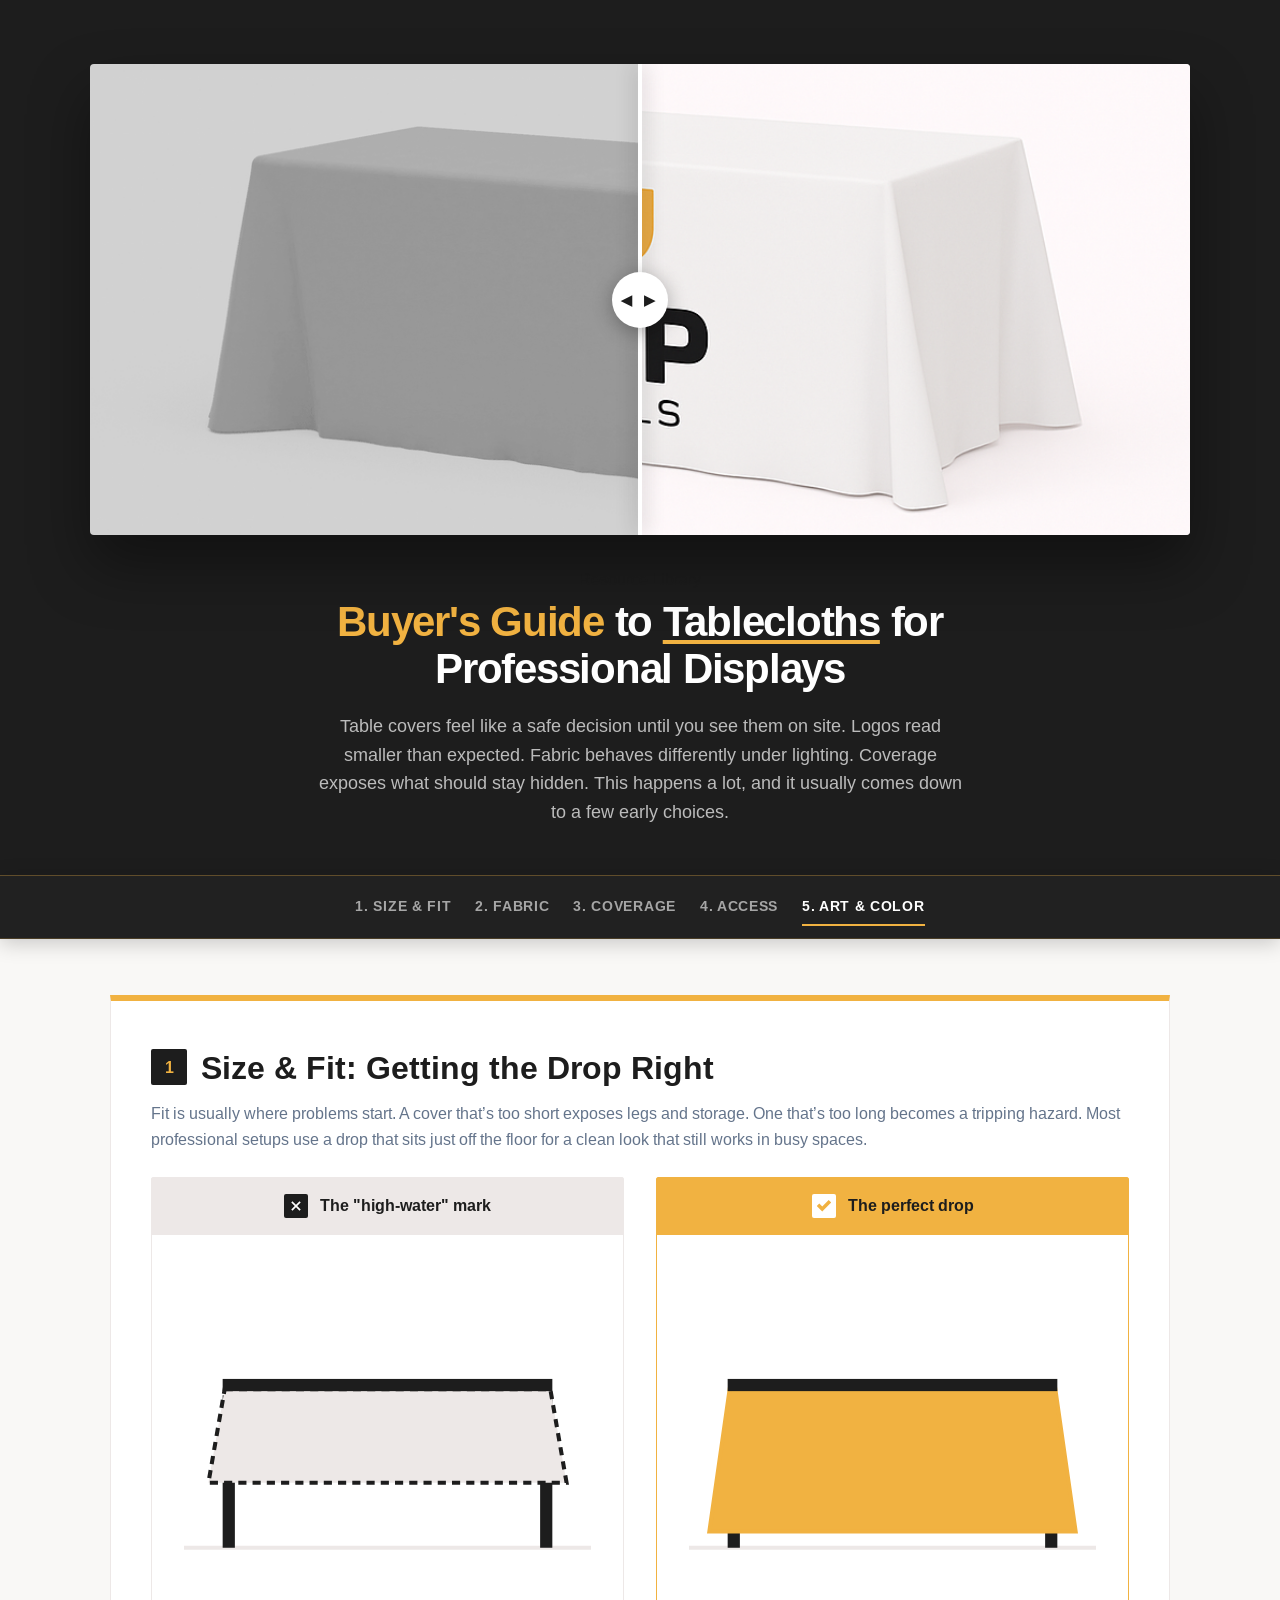
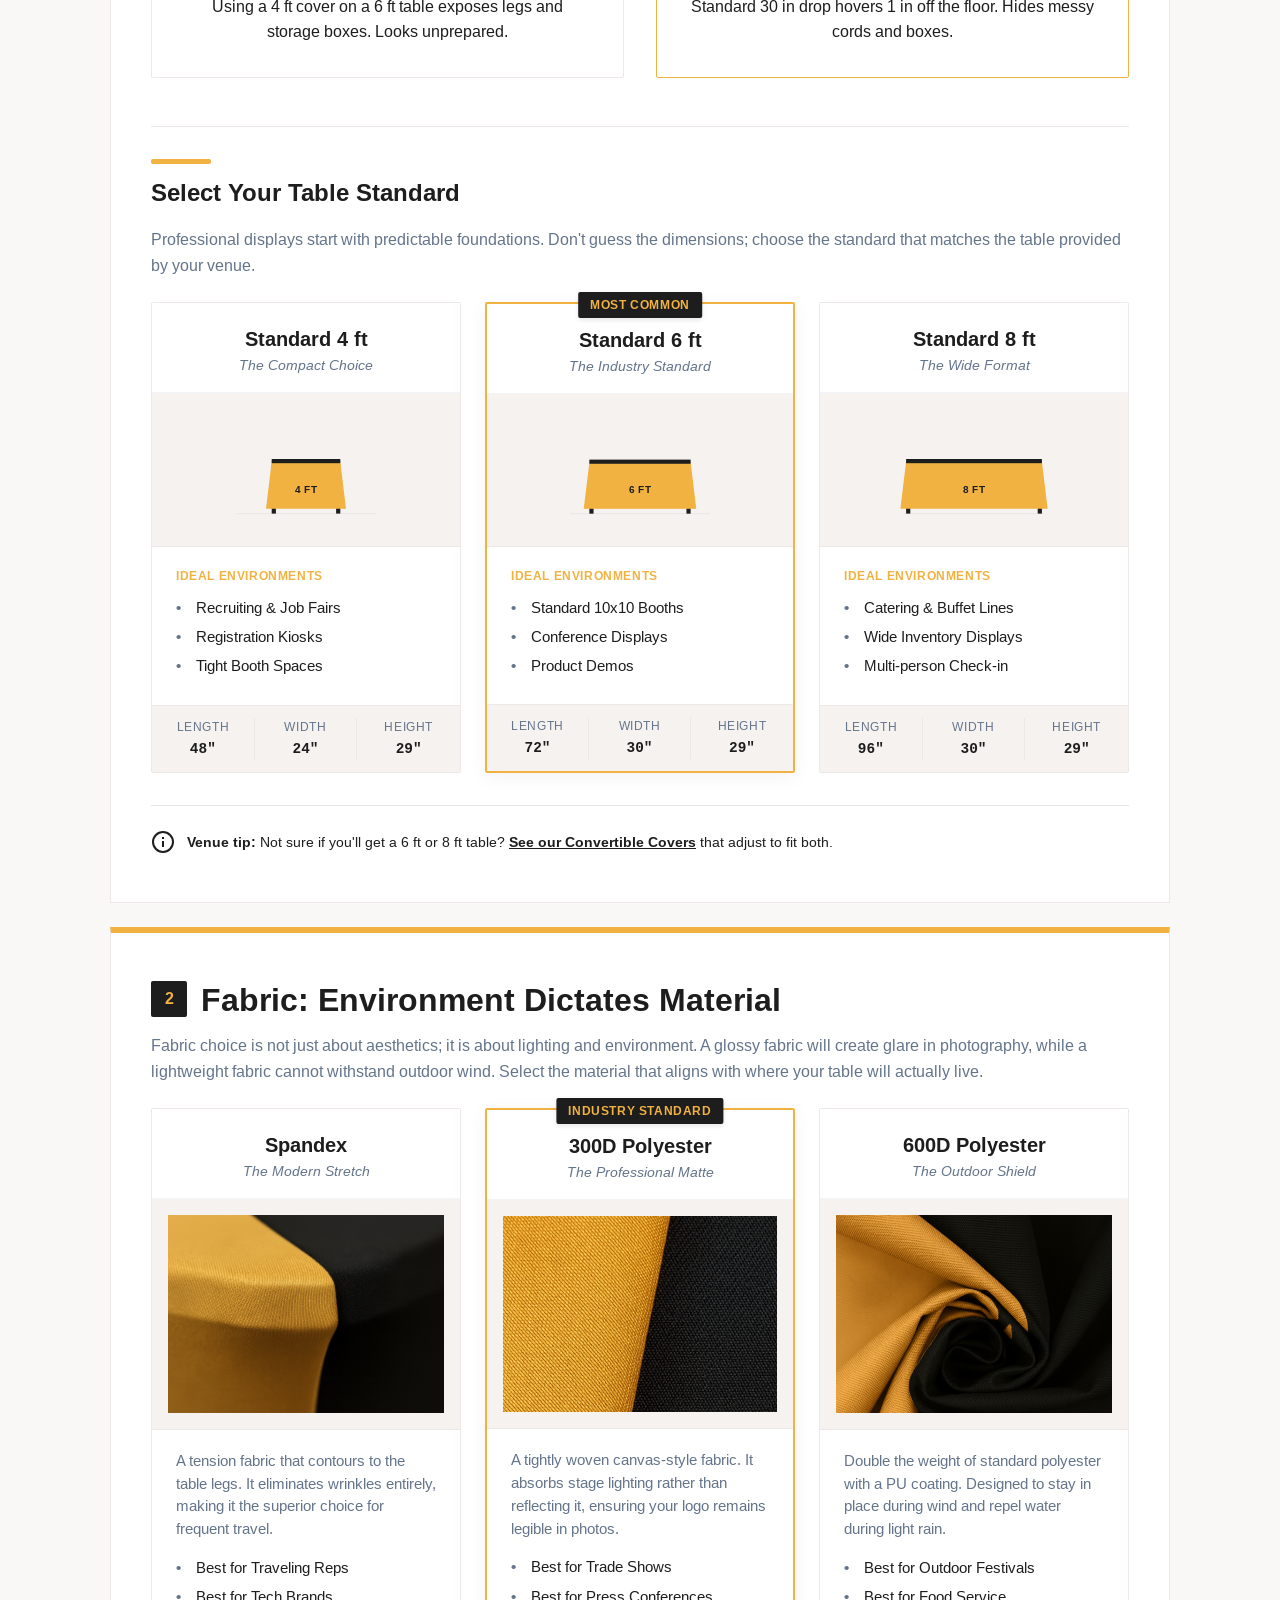
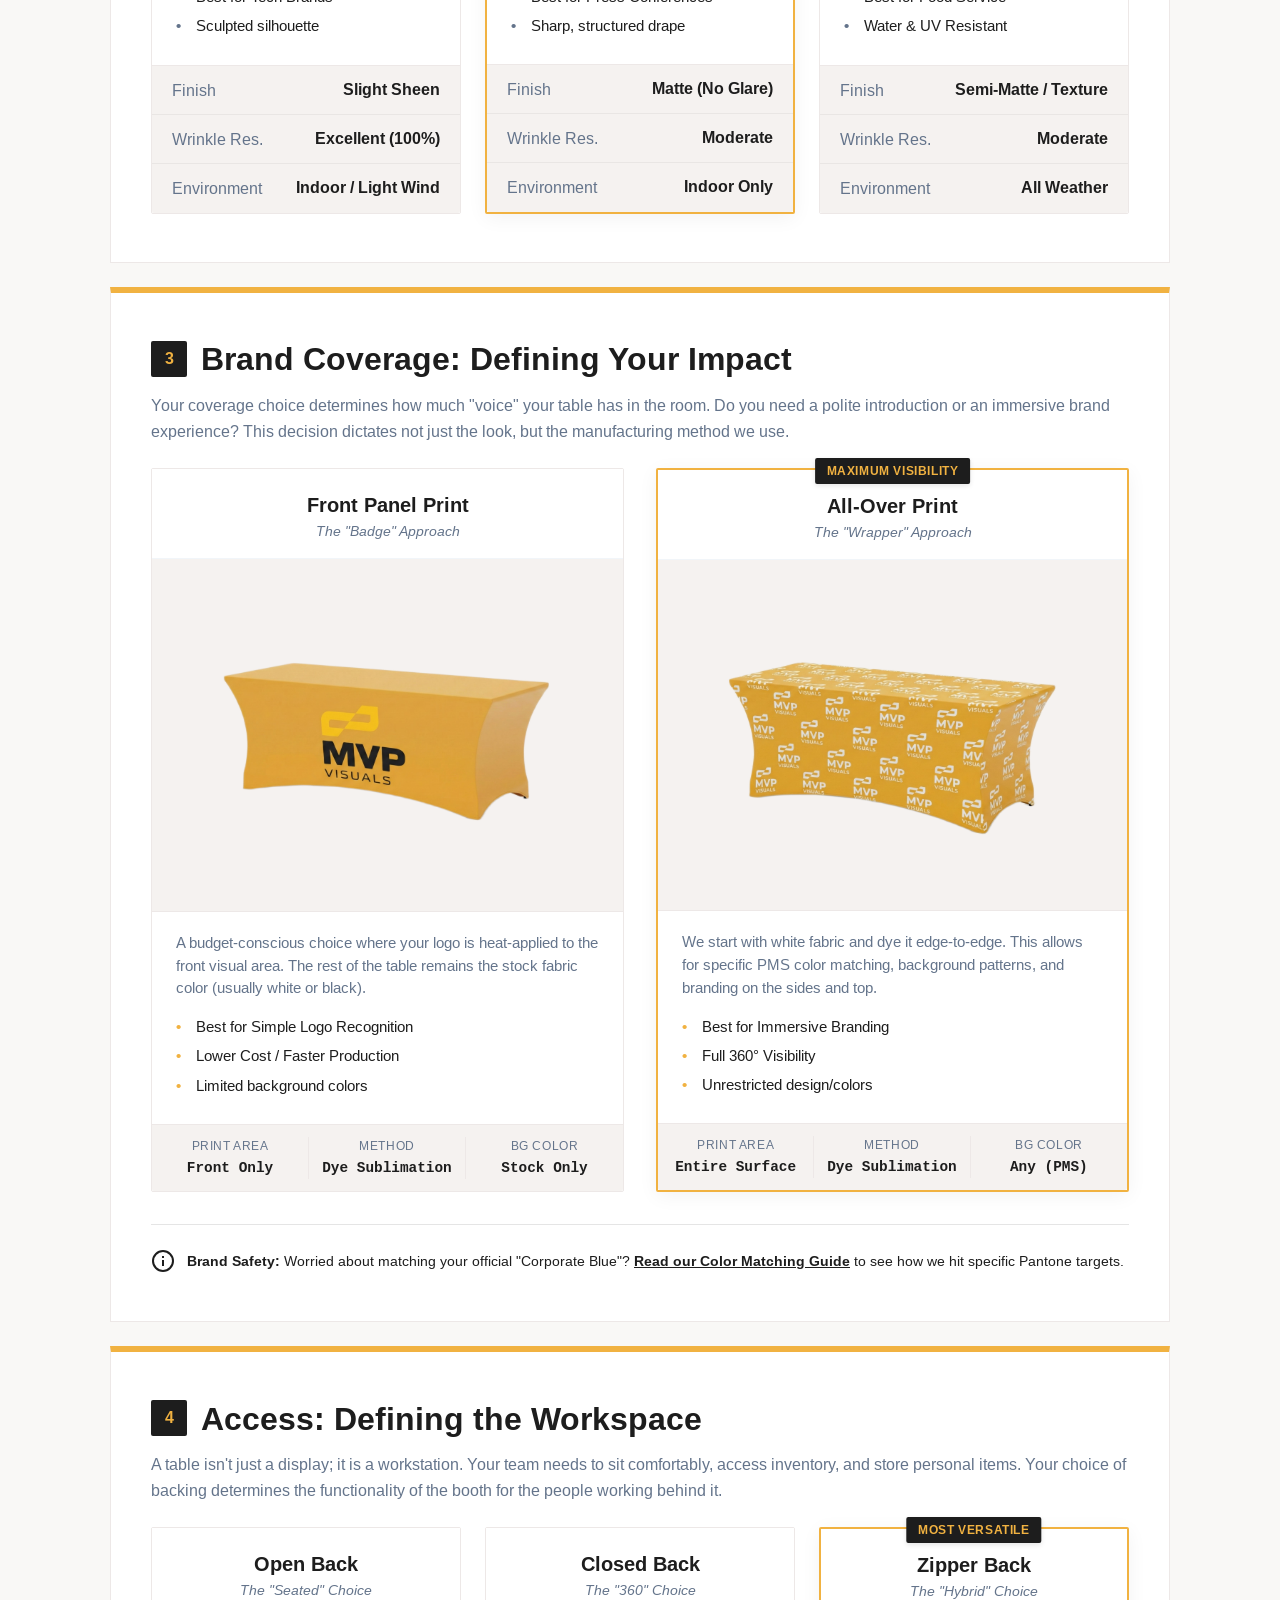
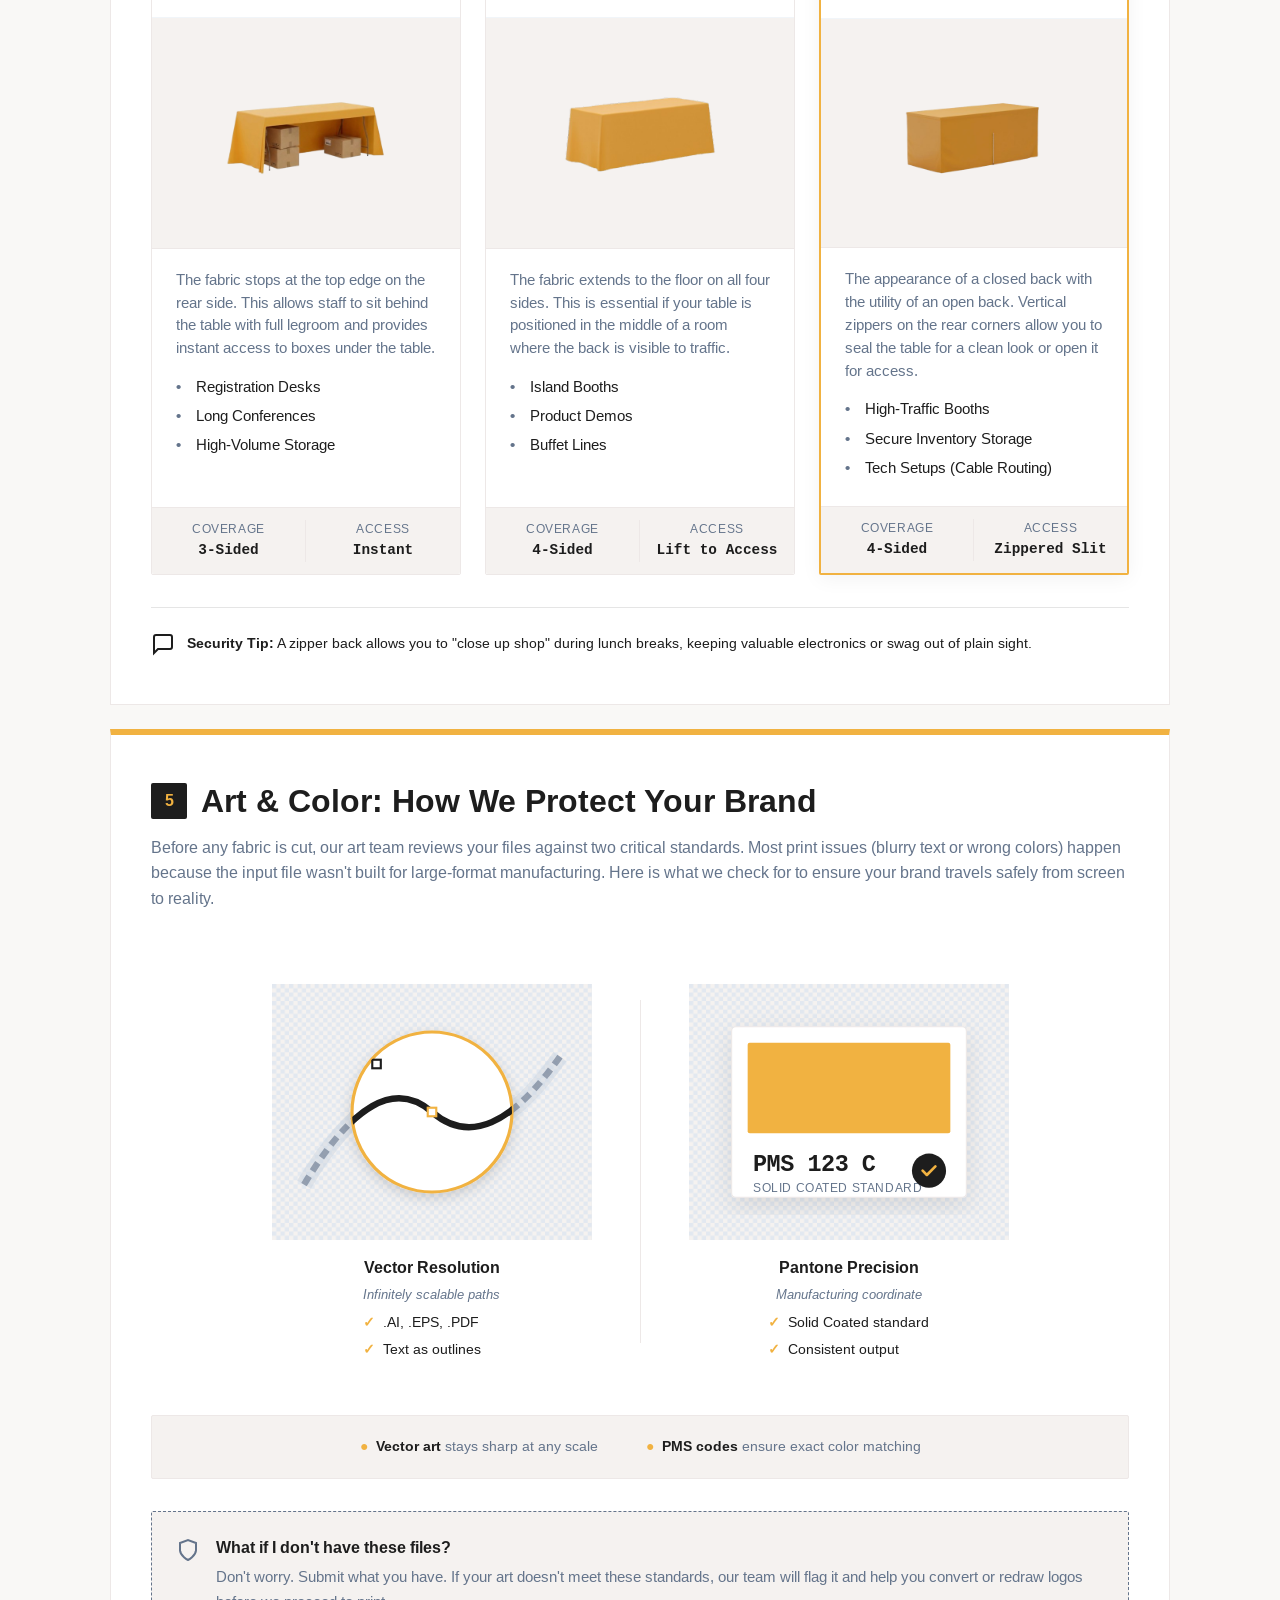
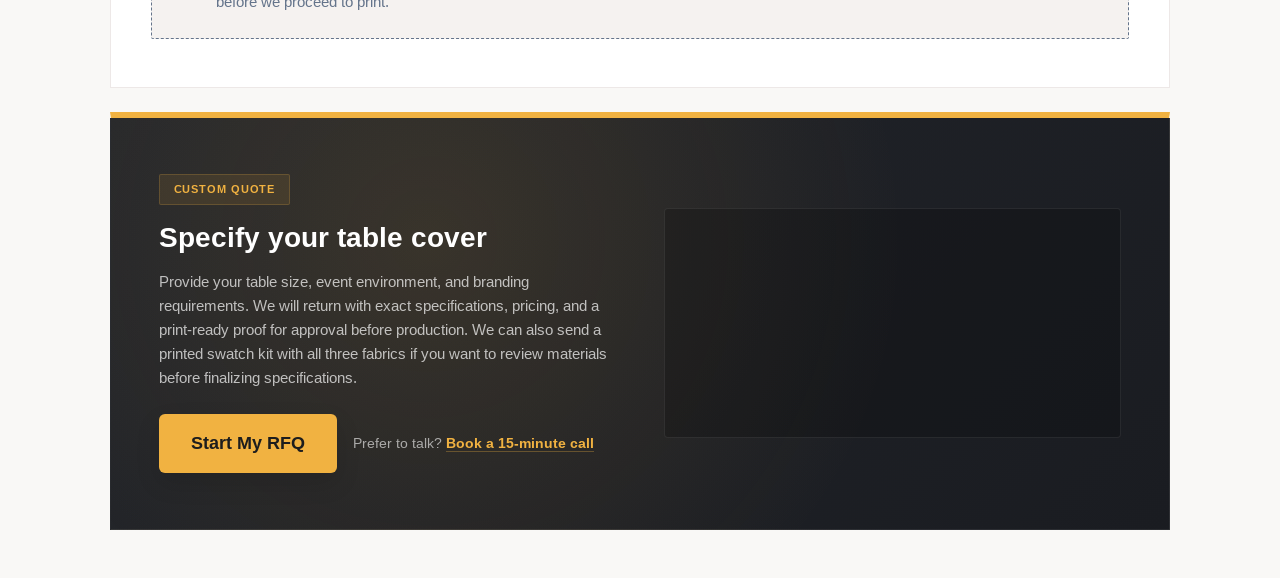
<file: buyers-guide-tablecloth/index.html>
<!DOCTYPE html>
<html lang="en">
<head>
    <meta charset="UTF-8">
    <meta name="viewport" content="width=device-width, initial-scale=1.0">
    <title>The Definitive Buyer’s Guide: Rectangular Table Covers</title>
    <meta name="description" content="A professional buyer's guide for custom table covers. Compare fabrics, sizes, and fitting options for trade shows and events.">
    
    <link rel="preconnect" href="https://fonts.googleapis.com">
    <link rel="preconnect" href="https://fonts.gstatic.com" crossorigin>
    <link href="https://fonts.googleapis.com/css2?family=Arimo:wght@400;500;700&display=swap" rel="stylesheet">
    <style>
        :root {
            --brand-black: #1D1D1D;
            --brand-white: #FFFFFF;
            --brand-gold: #F1B241;
            --brand-neutral: #EDE8E7;
            --brand-muted: #64748B;
            --technical-bg: #F5F2F0;
            
            /* Motion Discipline System */
            --motion-duration: 150ms;
            --motion-easing: cubic-bezier(0.25, 0, 0.5, 1);
        }

        html { 
            font-size: 16px;
        }

        * { box-sizing: border-box; }

        body {
            margin: 0;
            font-family: 'Arimo', sans-serif;
            color: var(--brand-black);
            background: #F9F8F6;
            line-height: 1.5;
            padding: 0; 
            padding-bottom: 3rem; 
            overflow-x: clip; 
        }

        .page {
            max-width: 1100px;
            margin: 0 auto;
            display: flex;
            flex-direction: column;
            gap: 1.5rem;
            padding: 0 1.25rem; 
        }

        /* --- SCROLL OFFSET FIX --- */
        section[id] {
            scroll-margin-top: 120px; 
        }

        /* --- UNIFIED CARD STYLES --- */
        .section-card {
            background: var(--brand-white);
            border: 1px solid var(--brand-neutral);
            border-top: 6px solid var(--brand-gold);
            padding: 3rem 2.5rem;
        }

        /* --- 1. FULL WIDTH HERO --- */
        header.hero {
            background: var(--brand-black); /* Kept solid black per instruction */
            
            /* LAYOUT: Break out of container */
            width: 100vw;
            margin-left: calc(50% - 50vw);
            margin-right: calc(50% - 50vw);
            
            padding: 4rem 1.25rem 3rem;
            border: none; 
            margin-bottom: 0;
            display: flex;
            flex-direction: column;
            align-items: center;
            z-index: 2;
            overflow: hidden; 
        }

        header.hero h1 {
            font-size: 42px;
            line-height: 1.1;
            margin: 0.5rem 0 1.25rem;
            letter-spacing: -0.03em;
            color: var(--brand-white);
        }

        /* --- 2. CINEMATIC SLIDER --- */
        .comparison-slider {
            position: relative;
            width: 100%;
            max-width: 1100px;
            aspect-ratio: 21 / 9; 
            overflow: hidden;
            border-radius: 4px;
            cursor: ew-resize;
            user-select: none;
            box-shadow: 0 30px 60px rgba(0,0,0,0.4);
            margin-left: auto;
            margin-right: auto;
            order: 1; 
            margin-bottom: 2rem;
        }

        .comparison-slider img {
            position: absolute;
            top: 0;
            left: 0;
            width: 100%;
            height: 100%;
            object-fit: cover;
            pointer-events: none;
        }

        .comparison-slider .img-before {
            filter: grayscale(100%) brightness(0.9);
            z-index: 1;
            background: var(--brand-black);
        }

        .comparison-slider .img-after {
            z-index: 2;
            clip-path: inset(0 0 0 50%);
            background: var(--technical-bg);
        }

        .slider-handle {
            position: absolute;
            top: 0;
            bottom: 0;
            left: 50%;
            width: 4px;
            background: var(--brand-white);
            z-index: 10;
            transform: translateX(-50%);
            box-shadow: 0 0 20px rgba(0,0,0,0.4);
        }

        .slider-handle::before {
            content: '';
            position: absolute;
            top: 50%;
            left: 50%;
            transform: translate(-50%, -50%);
            width: 56px;
            height: 56px;
            background: var(--brand-white);
            border-radius: 50%;
            box-shadow: 0 4px 20px rgba(0,0,0,0.3);
        }

        .slider-handle::after {
            content: '◀ ▶';
            position: absolute;
            top: 50%;
            left: 50%;
            transform: translate(-50%, -50%);
            font-size: 14px;
            font-weight: 700;
            color: var(--brand-black);
            letter-spacing: 4px;
            white-space: nowrap;
            z-index: 11;
        }

        /* --- 3. HERO TEXT --- */
        .hero-content {
            text-align: center;
            max-width: 800px;
            margin: 0 auto;
            order: 2;
        }

        .hero-narrative {
            margin: 0 auto;
            color: rgba(255, 255, 255, 0.7);
            font-size: 18px;
            line-height: 1.6;
            max-width: 650px;
        }

        /* --- TYPOGRAPHY & UTILS --- */
        h2 {
            font-size: 32px;
            font-weight: 700;
            line-height: 1.1;
            display: flex;
            align-items: center;
            gap: 0.85rem;
            margin: 0 0 1rem;
        }

        .step-num {
            background: var(--brand-black);
            color: var(--brand-gold);
            width: 36px;
            height: 36px;
            border-radius: 2px;
            display: flex;
            align-items: center;
            justify-content: center;
            font-weight: 700;
            font-size: 16px;
            flex-shrink: 0;
        }

        p { color: var(--brand-muted); margin: 0 0 1.5rem; font-size: 16px; line-height: 1.6; }

        .grid-2 { display: grid; grid-template-columns: 1fr 1fr; gap: 2rem; }
        .grid-3 { display: grid; grid-template-columns: repeat(3, 1fr); gap: 1.5rem; }

        /* --- CARD VISUAL STANDARDIZATION --- */
        .sku-image-area, .mat-visual, .card-visual {
            background: var(--technical-bg);
            border-bottom: 1px solid var(--brand-neutral);
            display: flex;
            align-items: center;
            justify-content: center;
            overflow: hidden;
            padding: 1rem;
            aspect-ratio: 4 / 3;
            width: 100%;
            height: auto; 
        }

        .sku-image-area {
            aspect-ratio: 2 / 1;
            padding: 1.5rem;
        }

        .fabric-photo, .card-visual img { 
            width: 100%; 
            height: 100%; 
            object-fit: cover; 
            display: block; 
        }

        /* CRITICAL FIX: Added img[src*="all-over"] to ensure legs are not cut off per assets.md */
        .sku-placeholder-svg, 
        img[src*="back-"], 
        img[src*="front-panel"],
        img[src*="all-over"] {
            width: 100%;
            height: 100%;
            object-fit: contain;
        }

        /* --- SECTION 1 SPECIFIC (Comparisons) --- */
        .compare-box { padding: 0; border-radius: 2px; text-align: center; background: var(--brand-white); border: 1px solid; }
        .compare-bad { border-color: var(--brand-neutral); }
        .compare-good { border-color: var(--brand-gold); }
        .compare-header { padding: 1rem 2rem; display: flex; align-items: center; justify-content: center; gap: 0.75rem; }
        .compare-bad .compare-header { background-color: var(--brand-neutral); border-bottom: 1px solid var(--brand-neutral); }
        .compare-good .compare-header { background-color: var(--brand-gold); border-bottom: 1px solid var(--brand-gold); }
        .compare-title { margin: 0; color: var(--brand-black); font-weight: 700; font-size: 16px; }
        .compare-content { padding: 2rem; }
        .compare-desc { color: var(--brand-black); margin: 1rem 0 0; }
        .status-icon { width: 24px; height: 24px; border-radius: 2px; display: flex; align-items: center; justify-content: center; flex-shrink: 0; background-color: var(--brand-black); }

        .callout {
            margin-top: 3rem;
            padding-top: 2rem;
            border-top: 1px solid var(--brand-neutral);
            color: var(--brand-black);
        }
        .callout h3 {
            font-size: 24px;
            font-weight: 700;
            margin: 0 0 1rem;
            position: relative;
            padding-top: 1rem;
        }
        .callout h3::before {
            content: "";
            position: absolute;
            top: 0;
            left: 0;
            width: 60px;
            height: 5px;
            background: var(--brand-gold);
            border-radius: 2px;
        }

        /* --- GENERIC CARD COMPONENTS --- */
        .sku-card, .material-card, .option-card, .access-card {
            display: flex;
            flex-direction: column;
            height: 100%;
            background: #fff;
            border: 1px solid var(--brand-neutral);
            border-radius: 2px;
            transition: transform var(--motion-duration) var(--motion-easing),
                        box-shadow var(--motion-duration) var(--motion-easing),
                        border-color var(--motion-duration) var(--motion-easing);
            position: relative;
        }
        .sku-card:hover, .material-card:hover, .option-card:hover, .access-card:hover {
            transform: translateY(-2px);
            box-shadow: 0 10px 15px -3px rgba(0, 0, 0, 0.05);
            border-color: var(--brand-gold);
        }
        .sku-highlight, .material-highlight, .option-highlight, .access-highlight { border: 2px solid var(--brand-gold); box-shadow: 0 4px 20px rgba(0,0,0,0.05); z-index: 2; }
        
        .badge {
            position: absolute;
            top: -12px;
            left: 50%;
            transform: translateX(-50%);
            background: var(--brand-black);
            color: var(--brand-gold);
            padding: 4px 12px;
            font-size: 12px;
            border-radius: 2px;
            font-weight: 700;
            text-transform: uppercase;
            letter-spacing: 0.05em;
            z-index: 10;
            box-shadow: 0 2px 5px rgba(0,0,0,0.1);
            white-space: nowrap;
        }

        .sku-header, .mat-header, .card-header { padding: 1.5rem 1.5rem 1rem; text-align: center; border-bottom: 1px solid #f1f5f9; background: #fff; }
        .sku-title, .mat-title, .card-title { font-size: 1.25rem; font-weight: 700; margin: 0; line-height: 1.2; }
        .sku-role, .mat-role, .card-role { display: block; font-size: 0.85rem; color: var(--brand-muted); margin-top: 0.25rem; font-weight: 400; font-style: italic; }

        .sku-body, .mat-body, .card-body { padding: 1.25rem 1.5rem; flex-grow: 1; display: flex; flex-direction: column; }
        .mat-desc, .card-desc { font-size: 0.95rem; color: var(--brand-muted); margin-bottom: 1rem; line-height: 1.5; min-height: 4em; }
        
        .use-case-label { font-size: 0.75rem; text-transform: uppercase; letter-spacing: 0.05em; font-weight: 700; color: var(--brand-gold); margin-bottom: 0.75rem; display: block; }
        .use-case-list, .check-list { list-style: none; padding: 0; margin: 0; }
        .use-case-list li, .check-list li { font-size: 0.95rem; color: var(--brand-black); padding-left: 1.25rem; position: relative; margin-bottom: 0.4rem; line-height: 1.5; }
        .use-case-list li::before, .check-list li::before { content: "•"; color: var(--brand-muted); position: absolute; left: 0; font-weight: bold; }
        .check-list li::before { color: var(--brand-gold); }

        .sku-specs, .mat-specs, .card-specs { background: var(--technical-bg); border-top: 1px solid var(--brand-neutral); display: grid; padding: 0.75rem 0; border-radius: 0 0 2px 2px; }
        .sku-specs, .card-specs { grid-template-columns: repeat(3, 1fr); }
        .card-specs.two-col { grid-template-columns: 1fr 1fr; }
        .mat-specs { grid-template-rows: repeat(3, 1fr); padding: 0; margin-top: auto; }
        
        .spec-item { display: flex; flex-direction: column; align-items: center; justify-content: center; border-right: 1px solid var(--brand-neutral); }
        .spec-item:last-child { border-right: none; }
        .spec-label { font-size: 0.75rem; color: var(--brand-muted); display: block; margin-bottom: 0.15rem; text-transform: uppercase; letter-spacing: 0.05em; }
        .spec-value { font-size: 0.9rem; font-weight: 700; color: var(--brand-black); font-family: monospace; }
        
        .spec-row { display: flex; justify-content: space-between; padding: 0.75rem 1.25rem; border-bottom: 1px solid rgba(0,0,0,0.05); }
        .spec-row:last-child { border-bottom: none; }
        .spec-key { color: var(--brand-muted); }
        .spec-val { font-weight: 700; color: var(--brand-black); text-align: right; }

        .pro-tip { margin-top: 2rem; padding-top: 1.5rem; border-top: 1px solid rgba(0,0,0,0.1); font-size: 14px; color: var(--brand-black); display: flex; gap: 0.75rem; align-items: center; }
        .pro-tip a { color: var(--brand-black); text-decoration: underline; font-weight: 700; }

        /* --- ART SECTION SPECIFIC --- */
        .inspection-panel { display: flex; gap: 3rem; justify-content: center; align-items: flex-start; margin-top: 2.5rem; padding: 2rem 0; }
        .lens-unit { display: flex; flex-direction: column; align-items: center; gap: 1rem; flex: 1; max-width: 320px; }
        .lens-viewport { position: relative; width: 100%; aspect-ratio: 5/4; overflow: hidden; background: var(--technical-bg); }
        .lens-viewport svg { width: 100%; height: 100%; }
        .lens-label { text-align: center; }
        .lens-title { font-size: 1rem; font-weight: 700; color: var(--brand-black); margin: 0 0 0.25rem; }
        .lens-subtitle { font-size: 0.8rem; color: var(--brand-muted); font-style: italic; margin: 0; }
        .lens-checks { display: flex; flex-direction: column; gap: 0.4rem; margin-top: 0.5rem; }
        .check-item { font-size: 0.85rem; color: var(--brand-black); font-weight: 500; display: flex; align-items: center; gap: 0.5rem; }
        .check-icon { color: var(--brand-gold); font-weight: bold; }
        .lens-divider { width: 1px; background: var(--brand-neutral); align-self: stretch; margin: 1rem 0; }
        .inspection-summary { display: flex; justify-content: center; gap: 3rem; padding: 1.25rem 2rem; background: var(--technical-bg); border: 1px solid var(--brand-neutral); border-radius: 2px; margin-top: 1.5rem; }
        .summary-item { display: flex; align-items: center; gap: 0.5rem; font-size: 0.9rem; color: var(--brand-muted); }
        .summary-item strong { color: var(--brand-black); }
        .safety-net { margin-top: 2rem; background: var(--technical-bg); border: 1px dashed var(--brand-muted); padding: 1.5rem; display: flex; gap: 1rem; align-items: flex-start; border-radius: 2px; }

        /* --- STICKY TOC HUD --- */
        .sticky-toc {
            position: -webkit-sticky;
            position: sticky;
            top: 0;
            z-index: 100;
            background: rgba(29, 29, 29, 0.98);
            backdrop-filter: blur(12px);
            -webkit-backdrop-filter: blur(12px);
            border-top: 1px solid rgba(241, 178, 65, 0.3);
            border-bottom: 1px solid rgba(241, 178, 65, 0.2);
            box-shadow: 0 4px 20px rgba(0, 0, 0, 0.2);
            margin-top: -1.5rem;
            margin-bottom: 2rem;
            width: 100vw;
            margin-left: calc(50% - 50vw);
            margin-right: calc(50% - 50vw);
            padding-top: 0.75rem;
            padding-bottom: 0.75rem;
        }

        .toc-list {
            list-style: none;
            margin: 0 auto;
            padding: 0 1.25rem;
            display: flex;
            gap: 1.5rem;
            justify-content: center;
            max-width: 1100px;
            overflow-x: auto;
            white-space: nowrap;
            scrollbar-width: none;
            -ms-overflow-style: none;
        }
        .toc-list::-webkit-scrollbar { display: none; }

        .toc-link {
            text-decoration: none;
            font-size: 0.85rem;
            font-weight: 700;
            color: rgba(255, 255, 255, 0.6);
            text-transform: uppercase;
            letter-spacing: 0.05em;
            padding: 0.5rem 0;
            border-bottom: 2px solid transparent;
            transition: color var(--motion-duration) var(--motion-easing),
                        border-color var(--motion-duration) var(--motion-easing);
            display: block;
        }

        .toc-link.active, .toc-link:hover {
            color: var(--brand-white);
            border-bottom-color: var(--brand-gold);
        }

        /* --- CTA CARD --- */
        .cta-card {
            display: grid;
            grid-template-columns: 1fr 1fr;
            gap: 3rem;
            align-items: center;
            padding: 3.5rem 3rem;
            background: radial-gradient(circle at 30% 30%, rgba(241,178,65,0.12), transparent 60%), linear-gradient(135deg, #22252b, #1a1c21);
            color: var(--brand-white);
            border: 1px solid rgba(255,255,255,0.06);
            border-top: 6px solid var(--brand-gold);
        }
        .cta-copy { display: flex; flex-direction: column; gap: 1rem; }
        .cta-copy h3 { margin: 0; font-size: 28px; line-height: 1.2; color: var(--brand-white); }
        .cta-copy p { color: rgba(255,255,255,0.7); margin: 0; font-size: 15px; line-height: 1.6; }
        .cta-chip {
            display: inline-flex;
            align-items: center;
            gap: 0.5rem;
            padding: 0.4rem 0.85rem;
            border-radius: 2px;
            background: rgba(241,178,65,0.1);
            border: 1px solid rgba(241,178,65,0.2);
            color: var(--brand-gold);
            font-weight: 700;
            font-size: 11px;
            letter-spacing: 0.08em;
            text-transform: uppercase;
            width: fit-content;
        }
        .cta-actions { display: flex; gap: 1rem; flex-wrap: wrap; align-items: center; margin-top: 0.5rem; }
        .cta-button {
            display: inline-flex;
            align-items: center;
            justify-content: center;
            gap: 0.5rem;
            padding: 1rem 2rem;
            border-radius: 6px;
            border: none;
            background: var(--brand-gold);
            color: var(--brand-black);
            font-weight: 700;
            text-decoration: none;
            font-size: 1.1rem;
            box-shadow: 0 10px 25px rgba(0,0,0,0.12);
            transition: box-shadow var(--motion-duration) var(--motion-easing),
                        transform var(--motion-duration) var(--motion-easing);
        }
        .cta-button:hover {
            transform: translateY(-1px);
            animation: cta-glow 600ms var(--motion-easing) forwards;
        }
        @keyframes cta-glow {
            0% { box-shadow: 0 10px 25px rgba(0,0,0,0.12), 0 0 0 0 rgba(241,178,65,0); }
            50% { box-shadow: 0 10px 25px rgba(0,0,0,0.12), 0 0 20px 4px rgba(241,178,65,0.35); }
            100% { box-shadow: 0 10px 25px rgba(0,0,0,0.12), 0 0 12px 2px rgba(241,178,65,0.2); }
        }
        @media (prefers-reduced-motion: reduce) {
            .cta-button:hover {
                animation: none;
                box-shadow: 0 10px 25px rgba(0,0,0,0.12), 0 0 12px 2px rgba(241,178,65,0.2);
            }
        }
        .cta-secondary { color: rgba(255,255,255,0.6); font-size: 0.9rem; }
        .cta-secondary a { color: var(--brand-gold); font-weight: 700; text-decoration: none; border-bottom: 1px solid rgba(241,178,65,0.3); transition: border-color var(--motion-duration) var(--motion-easing); }
        .cta-secondary a:hover { border-color: var(--brand-gold); }
        .cta-visual {
            position: relative;
            background: rgba(0,0,0,0.2);
            border: 1px solid rgba(255,255,255,0.08);
            border-radius: 4px;
            aspect-ratio: auto;
            display: flex;
            align-items: center;
            justify-content: center;
            overflow: hidden;
        }
        .cta-visual video {
            width: 100%;
            height: 100%;
            object-fit: cover;
            display: block;
        }

        /* --- MOBILE OPTIMIZATION --- */
        @media (max-width: 900px) {
            section[id] { scroll-margin-top: 100px; }
            body { padding: 0; padding-bottom: 2rem; }
            .page { padding: 0 0.5rem; }
            .section-card { padding: 2rem 1.25rem; }
            header.hero { padding: 3rem 1rem; }
            header.hero h1 { font-size: 32px; }
            .comparison-slider { aspect-ratio: 4 / 3; width: 100%; }
            h2 { font-size: 26px; flex-wrap: wrap; }
            .grid-2, .grid-3 { grid-template-columns: 1fr; }
            .inspection-panel { flex-direction: column; align-items: center; gap: 2rem; }
            .lens-divider { width: 60%; height: 1px; }
            .inspection-summary { flex-direction: column; gap: 1rem; align-items: center; }
            .cta-card { grid-template-columns: 1fr; padding: 2.5rem 1.5rem; gap: 2rem; }
            .sticky-toc { padding-left: 1rem; padding-right: 1rem; }
        }

        @media (max-width: 600px) {
            .toc-list { justify-content: flex-start; padding-left: 0.5rem; padding-right: 0.5rem; }
        }
    </style>
</head>
<body>
    <div class="page">
        <header class="hero">
            <div class="comparison-slider" id="comparisonSlider" role="slider" aria-label="Before and After Branding Comparison" aria-valuemin="0" aria-valuemax="100" aria-valuenow="50">
                <img src="img/blank.png" alt="Plain table cover - lost in the crowd" class="img-before" width="1600" height="900" />
                <img src="img/branded.png" alt="Branded table cover - commanding presence" class="img-after" width="1600" height="900" />
                <div class="slider-handle" id="sliderHandle"></div>
            </div>

            <div class="hero-content">
                <div class="eyebrow">Resource Library</div>
                <h1><span style="color: var(--brand-gold);">Buyer's Guide</span> to <span style="text-decoration: underline; text-decoration-color: var(--brand-gold); text-decoration-thickness: 4px; text-underline-offset: 4px;">Tablecloths</span> for Professional Displays</h1>
                <p class="hero-narrative">Table covers feel like a safe decision until you see them on site. Logos read smaller than expected. Fabric behaves differently under lighting. Coverage exposes what should stay hidden. This happens a lot, and it usually comes down to a few early choices.</p>
            </div>
        </header>

        <nav class="sticky-toc" aria-label="Table of Contents">
            <ul class="toc-list">
                <li><a href="#size-fit" class="toc-link active">1. Size & Fit</a></li>
                <li><a href="#fabric" class="toc-link">2. Fabric</a></li>
                <li><a href="#brand-coverage" class="toc-link">3. Coverage</a></li>
                <li><a href="#access" class="toc-link">4. Access</a></li>
                <li><a href="#art-color" class="toc-link">5. Art & Color</a></li>
            </ul>
        </nav>

        <section class="section-card" id="size-fit">
            <h2><span class="step-num">1</span> Size &amp; Fit: Getting the Drop Right</h2>
            <p>Fit is usually where problems start. A cover that’s too short exposes legs and storage. One that’s too long becomes a tripping hazard. Most professional setups use a drop that sits just off the floor for a clean look that still works in busy spaces.</p>

            <div class="grid-2">
                <div class="compare-box compare-bad">
                    <div class="compare-header">
                        <div class="status-icon">
                            <svg width="14" height="14" viewBox="0 0 24 24" fill="none" style="stroke: var(--brand-white);" stroke-width="3" stroke-linecap="square" stroke-linejoin="miter" aria-hidden="true">
                                <line x1="18" y1="6" x2="6" y2="18"></line>
                                <line x1="6" y1="6" x2="18" y2="18"></line>
                            </svg>
                        </div>
                        <span class="compare-title">The "high-water" mark</span>
                    </div>
                    <div class="compare-content">
                        <svg viewBox="0 0 200 150" style="width: 100%; height: auto;" aria-hidden="true">
                            <line x1="0" y1="138" x2="200" y2="138" style="stroke: var(--brand-neutral);" stroke-width="2" />
                            <line x1="22" y1="63" x2="22" y2="138" style="stroke: var(--brand-black);" stroke-width="6" stroke-linecap="butt"/>
                            <line x1="178" y1="63" x2="178" y2="138" style="stroke: var(--brand-black);" stroke-width="6" stroke-linecap="butt"/>
                            <path d="M20 60 L180 60 L188 106 L12 106 Z" style="fill: var(--brand-neutral); stroke: var(--brand-black);" stroke-width="2" stroke-linejoin="miter" stroke-dasharray="4 3" />
                            <rect x="19" y="55" width="162" height="6" style="fill: var(--brand-black);" />
                        </svg>
                        <p class="compare-desc">Using a 4 ft cover on a 6 ft table exposes legs and storage boxes. Looks unprepared.</p>
                    </div>
                </div>

                <div class="compare-box compare-good">
                    <div class="compare-header">
                        <div class="status-icon" style="background: var(--brand-white);">
                            <svg width="14" height="14" viewBox="0 0 24 24" fill="none" style="stroke: var(--brand-gold);" stroke-width="6" stroke-linecap="square" stroke-linejoin="miter" aria-hidden="true">
                                <polyline points="20 6 9 17 4 12"></polyline>
                            </svg>
                        </div>
                        <span class="compare-title">The perfect drop</span>
                    </div>
                    <div class="compare-content">
                        <svg viewBox="0 0 200 150" style="width: 100%; height: auto;" aria-hidden="true">
                            <line x1="0" y1="138" x2="200" y2="138" style="stroke: var(--brand-neutral);" stroke-width="2" />
                            <line x1="22" y1="63" x2="22" y2="138" style="stroke: var(--brand-black);" stroke-width="6" stroke-linecap="butt"/>
                            <line x1="178" y1="63" x2="178" y2="138" style="stroke: var(--brand-black);" stroke-width="6" stroke-linecap="butt"/>
                            <path d="M20 60 L180 60 L190 130 L10 130 Z" style="fill: var(--brand-gold); stroke: var(--brand-gold);" stroke-width="2" stroke-linejoin="miter" />
                            <rect x="19" y="55" width="162" height="6" style="fill: var(--brand-black);" />
                        </svg>
                        <p class="compare-desc">Standard 30 in drop hovers 1 in off the floor. Hides messy cords and boxes.</p>
                    </div>
                </div>
            </div>

            <div class="callout">
                <h3>Select Your Table Standard</h3>
                <p>Professional displays start with predictable foundations. Don't guess the dimensions; choose the standard that matches the table provided by your venue.</p>

                <div class="grid-3">
                    <article class="sku-card">
                        <div class="sku-header">
                            <h4 class="sku-title">Standard 4 ft</h4>
                            <span class="sku-role">The Compact Choice</span>
                        </div>
                        <div class="sku-image-area">
                            <svg class="sku-placeholder-svg" viewBox="0 0 200 150" xmlns="http://www.w3.org/2000/svg" aria-hidden="true">
                                <line x1="0" y1="138" x2="200" y2="138" style="stroke: var(--brand-neutral);" stroke-width="2" />
                                <line x1="54" y1="68" x2="54" y2="138" style="stroke: var(--brand-black);" stroke-width="6" stroke-linecap="butt"/>
                                <line x1="146" y1="68" x2="146" y2="138" style="stroke: var(--brand-black);" stroke-width="6" stroke-linecap="butt"/>
                                <path d="M52 64 L148 64 L156 130 L44 130 Z" style="fill: var(--brand-gold); stroke: var(--brand-gold);" stroke-width="2" stroke-linejoin="miter" />
                                <text x="100" y="108" text-anchor="middle" style="fill: var(--brand-black);" font-size="14" font-weight="900" letter-spacing="0.05em">4 FT</text>
                                <rect x="51" y="60" width="98" height="6" style="fill: var(--brand-black);" />
                            </svg>
                        </div>
                        <div class="sku-body">
                            <span class="use-case-label">Ideal Environments</span>
                            <ul class="use-case-list">
                                <li>Recruiting &amp; Job Fairs</li>
                                <li>Registration Kiosks</li>
                                <li>Tight Booth Spaces</li>
                            </ul>
                        </div>
                        <div class="sku-specs">
                            <div class="spec-item"><span class="spec-label">Length</span><span class="spec-value">48"</span></div>
                            <div class="spec-item"><span class="spec-label">Width</span><span class="spec-value">24"</span></div>
                            <div class="spec-item"><span class="spec-label">Height</span><span class="spec-value">29"</span></div>
                        </div>
                    </article>

                    <article class="sku-card sku-highlight">
                        <div class="badge">Most Common</div>
                        <div class="sku-header">
                            <h4 class="sku-title">Standard 6 ft</h4>
                            <span class="sku-role">The Industry Standard</span>
                        </div>
                        <div class="sku-image-area">
                            <svg class="sku-placeholder-svg" viewBox="0 0 200 150" xmlns="http://www.w3.org/2000/svg" aria-hidden="true">
                                <line x1="0" y1="138" x2="200" y2="138" style="stroke: var(--brand-neutral);" stroke-width="2" />
                                <line x1="30" y1="68" x2="30" y2="138" style="stroke: var(--brand-black);" stroke-width="6" stroke-linecap="butt"/>
                                <line x1="170" y1="68" x2="170" y2="138" style="stroke: var(--brand-black);" stroke-width="6" stroke-linecap="butt"/>
                                <path d="M28 64 L172 64 L180 130 L20 130 Z" style="fill: var(--brand-gold); stroke: var(--brand-gold);" stroke-width="2" stroke-linejoin="miter" />
                                <text x="100" y="108" text-anchor="middle" style="fill: var(--brand-black);" font-size="14" font-weight="900" letter-spacing="0.05em">6 FT</text>
                                <rect x="27" y="60" width="146" height="6" style="fill: var(--brand-black);" />
                            </svg>
                        </div>
                        <div class="sku-body">
                            <span class="use-case-label">Ideal Environments</span>
                            <ul class="use-case-list">
                                <li>Standard 10x10 Booths</li>
                                <li>Conference Displays</li>
                                <li>Product Demos</li>
                            </ul>
                        </div>
                        <div class="sku-specs">
                            <div class="spec-item"><span class="spec-label">Length</span><span class="spec-value">72"</span></div>
                            <div class="spec-item"><span class="spec-label">Width</span><span class="spec-value">30"</span></div>
                            <div class="spec-item"><span class="spec-label">Height</span><span class="spec-value">29"</span></div>
                        </div>
                    </article>

                    <article class="sku-card">
                        <div class="sku-header">
                            <h4 class="sku-title">Standard 8 ft</h4>
                            <span class="sku-role">The Wide Format</span>
                        </div>
                        <div class="sku-image-area">
                            <svg class="sku-placeholder-svg" viewBox="0 0 200 150" xmlns="http://www.w3.org/2000/svg" aria-hidden="true">
                                <line x1="0" y1="138" x2="200" y2="138" style="stroke: var(--brand-neutral);" stroke-width="2" />
                                <line x1="6" y1="68" x2="6" y2="138" style="stroke: var(--brand-black);" stroke-width="6" stroke-linecap="butt"/>
                                <line x1="194" y1="68" x2="194" y2="138" style="stroke: var(--brand-black);" stroke-width="6" stroke-linecap="butt"/>
                                <path d="M4 64 L196 64 L204 130 L-4 130 Z" style="fill: var(--brand-gold); stroke: var(--brand-gold);" stroke-width="2" stroke-linejoin="miter" />
                                <text x="100" y="108" text-anchor="middle" style="fill: var(--brand-black);" font-size="14" font-weight="900" letter-spacing="0.05em">8 FT</text>
                                <rect x="3" y="60" width="194" height="6" style="fill: var(--brand-black);" />
                            </svg>
                        </div>
                        <div class="sku-body">
                            <span class="use-case-label">Ideal Environments</span>
                            <ul class="use-case-list">
                                <li>Catering &amp; Buffet Lines</li>
                                <li>Wide Inventory Displays</li>
                                <li>Multi-person Check-in</li>
                            </ul>
                        </div>
                        <div class="sku-specs">
                            <div class="spec-item"><span class="spec-label">Length</span><span class="spec-value">96"</span></div>
                            <div class="spec-item"><span class="spec-label">Width</span><span class="spec-value">30"</span></div>
                            <div class="spec-item"><span class="spec-label">Height</span><span class="spec-value">29"</span></div>
                        </div>
                    </article>
                </div>

                <div class="pro-tip">
                    <svg width="24" height="24" viewBox="0 0 24 24" fill="none" style="stroke: var(--brand-black);" stroke-width="2" stroke-linecap="square" stroke-linejoin="miter" aria-hidden="true">
                        <circle cx="12" cy="12" r="10"></circle>
                        <line x1="12" y1="16" x2="12" y2="12"></line>
                        <line x1="12" y1="8" x2="12.01" y2="8"></line>
                    </svg>
                    <span><strong>Venue tip:</strong> Not sure if you'll get a 6 ft or 8 ft table? <a href="#">See our Convertible Covers</a> that adjust to fit both.</span>
                </div>
            </div>
        </section>

        <section class="section-card" id="fabric">
            <h2><span class="step-num">2</span> Fabric: Environment Dictates Material</h2>
            <p>Fabric choice is not just about aesthetics; it is about lighting and environment. A glossy fabric will create glare in photography, while a lightweight fabric cannot withstand outdoor wind. Select the material that aligns with where your table will actually live.</p>

            <div class="grid-3">
                <article class="material-card">
                    <div class="mat-header">
                        <h4 class="mat-title">Spandex</h4>
                        <span class="mat-role">The Modern Stretch</span>
                    </div>
                    <div class="mat-visual">
                        <img src="img/fabric-spandex.png" alt="Spandex fabric stretched over edge showing characteristic sheen and wrinkle-free surface" class="fabric-photo" width="800" height="600">
                    </div>
                    <div class="mat-body">
                        <p class="mat-desc">A tension fabric that contours to the table legs. It eliminates wrinkles entirely, making it the superior choice for frequent travel.</p>
                        <ul class="use-case-list">
                            <li>Best for Traveling Reps</li>
                            <li>Best for Tech Brands</li>
                            <li>Sculpted silhouette</li>
                        </ul>
                    </div>
                    <div class="mat-specs">
                        <div class="spec-row"><span class="spec-key">Finish</span><span class="spec-val">Slight Sheen</span></div>
                        <div class="spec-row"><span class="spec-key">Wrinkle Res.</span><span class="spec-val">Excellent (100%)</span></div>
                        <div class="spec-row"><span class="spec-key">Environment</span><span class="spec-val">Indoor / Light Wind</span></div>
                    </div>
                </article>

                <article class="material-card material-highlight">
                    <div class="badge">Industry Standard</div>
                    <div class="mat-header">
                        <h4 class="mat-title">300D Polyester</h4>
                        <span class="mat-role">The Professional Matte</span>
                    </div>
                    <div class="mat-visual">
                        <img src="img/fabric-300d-polyester.png" alt="Close-up macro view of 300D polyester fabric showing matte basket weave texture" class="fabric-photo" width="800" height="600">
                    </div>
                    <div class="mat-body">
                        <p class="mat-desc">A tightly woven canvas-style fabric. It absorbs stage lighting rather than reflecting it, ensuring your logo remains legible in photos.</p>
                        <ul class="use-case-list">
                            <li>Best for Trade Shows</li>
                            <li>Best for Press Conferences</li>
                            <li>Sharp, structured drape</li>
                        </ul>
                    </div>
                    <div class="mat-specs">
                        <div class="spec-row"><span class="spec-key">Finish</span><span class="spec-val">Matte (No Glare)</span></div>
                        <div class="spec-row"><span class="spec-key">Wrinkle Res.</span><span class="spec-val">Moderate</span></div>
                        <div class="spec-row"><span class="spec-key">Environment</span><span class="spec-val">Indoor Only</span></div>
                    </div>
                </article>

                <article class="material-card">
                    <div class="mat-header">
                        <h4 class="mat-title">600D Polyester</h4>
                        <span class="mat-role">The Outdoor Shield</span>
                    </div>
                    <div class="mat-visual">
                        <img src="img/fabric-600d-polyester.png" alt="600D polyester fabric with water droplets beading on surface showing heavy-duty texture" class="fabric-photo" width="800" height="600">
                    </div>
                    <div class="mat-body">
                        <p class="mat-desc">Double the weight of standard polyester with a PU coating. Designed to stay in place during wind and repel water during light rain.</p>
                        <ul class="use-case-list">
                            <li>Best for Outdoor Festivals</li>
                            <li>Best for Food Service</li>
                            <li>Water &amp; UV Resistant</li>
                        </ul>
                    </div>
                    <div class="mat-specs">
                        <div class="spec-row"><span class="spec-key">Finish</span><span class="spec-val">Semi-Matte / Texture</span></div>
                        <div class="spec-row"><span class="spec-key">Wrinkle Res.</span><span class="spec-val">Moderate</span></div>
                        <div class="spec-row"><span class="spec-key">Environment</span><span class="spec-val">All Weather</span></div>
                    </div>
                </article>
            </div>
        </section>

        <section class="section-card" id="brand-coverage">
            <h2><span class="step-num">3</span> Brand Coverage: Defining Your Impact</h2>
            <p>Your coverage choice determines how much "voice" your table has in the room. Do you need a polite introduction or an immersive brand experience? This decision dictates not just the look, but the manufacturing method we use.</p>

            <div class="grid-2">
                <article class="option-card">
                    <div class="card-header">
                        <h4 class="card-title">Front Panel Print</h4>
                        <span class="card-role">The "Badge" Approach</span>
                    </div>
                    <div class="card-visual">
                        <img src="img/front-panel-print.png" alt="Front panel print table cover showing logo restricted to front area" class="visual-content" width="800" height="600">
                    </div>
                    <div class="card-body">
                        <p class="card-desc">A budget-conscious choice where your logo is heat-applied to the front visual area. The rest of the table remains the stock fabric color (usually white or black).</p>
                        <ul class="check-list">
                            <li>Best for Simple Logo Recognition</li>
                            <li>Lower Cost / Faster Production</li>
                            <li>Limited background colors</li>
                        </ul>
                    </div>
                    <div class="card-specs">
                        <div class="spec-item"><span class="spec-label">Print Area</span><span class="spec-value">Front Only</span></div>
                        <div class="spec-item"><span class="spec-label">Method</span><span class="spec-value">Dye Sublimation</span></div>
                        <div class="spec-item"><span class="spec-label">Bg Color</span><span class="spec-value">Stock Only</span></div>
                    </div>
                </article>

                <article class="option-card option-highlight">
                    <div class="badge">Maximum Visibility</div>
                    <div class="card-header">
                        <h4 class="card-title">All-Over Print</h4>
                        <span class="card-role">The "Wrapper" Approach</span>
                    </div>
                    <div class="card-visual">
                        <img src="img/all-over-print.png" alt="All-over print table cover with edge-to-edge branding" class="visual-content" width="800" height="600">
                    </div>
                    <div class="card-body">
                        <p class="card-desc">We start with white fabric and dye it edge-to-edge. This allows for specific PMS color matching, background patterns, and branding on the sides and top.</p>
                        <ul class="check-list">
                            <li>Best for Immersive Branding</li>
                            <li>Full 360° Visibility</li>
                            <li>Unrestricted design/colors</li>
                        </ul>
                    </div>
                    <div class="card-specs">
                        <div class="spec-item"><span class="spec-label">Print Area</span><span class="spec-value">Entire Surface</span></div>
                        <div class="spec-item"><span class="spec-label">Method</span><span class="spec-value">Dye Sublimation</span></div>
                        <div class="spec-item"><span class="spec-label">Bg Color</span><span class="spec-value">Any (PMS)</span></div>
                    </div>
                </article>
            </div>

            <div class="pro-tip">
                <svg width="24" height="24" viewBox="0 0 24 24" fill="none" stroke="var(--brand-black)" stroke-width="2" stroke-linecap="square" stroke-linejoin="miter" aria-hidden="true">
                    <circle cx="12" cy="12" r="10"></circle>
                    <line x1="12" y1="16" x2="12" y2="12"></line>
                    <line x1="12" y1="8" x2="12.01" y2="8"></line>
                </svg>
                <span><strong>Brand Safety:</strong> Worried about matching your official "Corporate Blue"? <a href="#">Read our Color Matching Guide</a> to see how we hit specific Pantone targets.</span>
            </div>
        </section>

        <section class="section-card" id="access">
            <h2><span class="step-num">4</span> Access: Defining the Workspace</h2>
            <p>A table isn't just a display; it is a workstation. Your team needs to sit comfortably, access inventory, and store personal items. Your choice of backing determines the functionality of the booth for the people working behind it.</p>

            <div class="grid-3">
                <article class="access-card">
                    <div class="card-header">
                        <h4 class="card-title">Open Back</h4>
                        <span class="card-role">The "Seated" Choice</span>
                    </div>
                    <div class="card-visual">
                        <img src="img/back-open.png" alt="Open Back Table Cover" width="800" height="600" style="object-fit: contain;">
                    </div>
                    <div class="card-body">
                        <p class="card-desc">The fabric stops at the top edge on the rear side. This allows staff to sit behind the table with full legroom and provides instant access to boxes under the table.</p>
                        <ul class="use-case-list">
                            <li>Registration Desks</li>
                            <li>Long Conferences</li>
                            <li>High-Volume Storage</li>
                        </ul>
                    </div>
                    <div class="card-specs two-col">
                        <div class="spec-item"><span class="spec-label">Coverage</span><span class="spec-value">3-Sided</span></div>
                        <div class="spec-item"><span class="spec-label">Access</span><span class="spec-value">Instant</span></div>
                    </div>
                </article>

                <article class="access-card">
                    <div class="card-header">
                        <h4 class="card-title">Closed Back</h4>
                        <span class="card-role">The "360" Choice</span>
                    </div>
                    <div class="card-visual">
                        <img src="img/back-closed.png" alt="Closed Back Table Cover" width="800" height="600" style="object-fit: contain;">
                    </div>
                    <div class="card-body">
                        <p class="card-desc">The fabric extends to the floor on all four sides. This is essential if your table is positioned in the middle of a room where the back is visible to traffic.</p>
                        <ul class="use-case-list">
                            <li>Island Booths</li>
                            <li>Product Demos</li>
                            <li>Buffet Lines</li>
                        </ul>
                    </div>
                    <div class="card-specs two-col">
                        <div class="spec-item"><span class="spec-label">Coverage</span><span class="spec-value">4-Sided</span></div>
                        <div class="spec-item"><span class="spec-label">Access</span><span class="spec-value">Lift to Access</span></div>
                    </div>
                </article>

                <article class="access-card access-highlight">
                    <div class="badge">Most Versatile</div>
                    <div class="card-header">
                        <h4 class="card-title">Zipper Back</h4>
                        <span class="card-role">The "Hybrid" Choice</span>
                    </div>
                    <div class="card-visual">
                        <img src="img/back-zipper.png" alt="Zipper Back Table Cover" width="800" height="600" style="object-fit: contain;">
                    </div>
                    <div class="card-body">
                        <p class="card-desc">The appearance of a closed back with the utility of an open back. Vertical zippers on the rear corners allow you to seal the table for a clean look or open it for access.</p>
                        <ul class="use-case-list">
                            <li>High-Traffic Booths</li>
                            <li>Secure Inventory Storage</li>
                            <li>Tech Setups (Cable Routing)</li>
                        </ul>
                    </div>
                    <div class="card-specs two-col">
                        <div class="spec-item"><span class="spec-label">Coverage</span><span class="spec-value">4-Sided</span></div>
                        <div class="spec-item"><span class="spec-label">Access</span><span class="spec-value">Zippered Slit</span></div>
                    </div>
                </article>
            </div>

            <div class="pro-tip">
                <svg width="24" height="24" viewBox="0 0 24 24" fill="none" stroke="var(--brand-black)" stroke-width="2" stroke-linecap="square" stroke-linejoin="miter" aria-hidden="true">
                    <path d="M21 15a2 2 0 0 1-2 2H7l-4 4V5a2 2 0 0 1 2-2h14a2 2 0 0 1 2 2z"></path>
                </svg>
                <span><strong>Security Tip:</strong> A zipper back allows you to "close up shop" during lunch breaks, keeping valuable electronics or swag out of plain sight.</span>
            </div>
        </section>

        <section class="section-card" id="art-color">
            <h2><span class="step-num">5</span> Art &amp; Color: How We Protect Your Brand</h2>
            <p>Before any fabric is cut, our art team reviews your files against two critical standards. Most print issues (blurry text or wrong colors) happen because the input file wasn't built for large-format manufacturing. Here is what we check for to ensure your brand travels safely from screen to reality.</p>

            <div class="inspection-panel">
                <div class="lens-unit">
                    <div class="lens-viewport">
                        <svg viewBox="0 0 300 240" fill="none" xmlns="http://www.w3.org/2000/svg" aria-hidden="true">
                            <defs>
                                <pattern id="pixelPatternVector" x="0" y="0" width="8" height="8" patternUnits="userSpaceOnUse">
                                    <rect width="8" height="8" fill="#F5F2F0"/>
                                    <rect x="0" y="0" width="4" height="4" fill="#E2E8F0"/>
                                    <rect x="4" y="4" width="4" height="4" fill="#E2E8F0"/>
                                </pattern>
                                <clipPath id="sharpZone">
                                    <circle cx="150" cy="120" r="75"/>
                                </clipPath>
                                <filter id="lensShadow" x="-20%" y="-20%" width="140%" height="140%">
                                    <feDropShadow dx="0" dy="4" stdDeviation="6" flood-color="#000" flood-opacity="0.15"/>
                                </filter>
                            </defs>
                            
                            <rect x="0" y="0" width="300" height="240" fill="url(#pixelPatternVector)"/>
                            
                            <path d="M30 188 Q 98 75, 150 120 T 270 68" stroke="#CBD5E1" stroke-width="15" fill="none" opacity="0.5"/>
                            <path d="M30 188 Q 98 75, 150 120 T 270 68" style="stroke: var(--brand-muted);" stroke-width="6" fill="none" stroke-dasharray="9 6" opacity="0.6"/>
                            
                            <g filter="url(#lensShadow)">
                                <circle cx="150" cy="120" r="75" style="fill: var(--brand-white); stroke: var(--brand-gold);" stroke-width="3"/>
                            </g>
                            
                            <g clip-path="url(#sharpZone)">
                                <path d="M30 188 Q 98 75, 150 120 T 270 68" style="stroke: var(--brand-black);" stroke-width="6" fill="none" stroke-linecap="round"/>
                                <rect x="146" y="116" width="8" height="8" fill="#fff" stroke="#F1B241" stroke-width="2"/>
                                <rect x="94" y="71" width="8" height="8" fill="#fff" stroke="#1D1D1D" stroke-width="2"/>
                            </g>
                        </svg>
                    </div>
                    <div class="lens-label">
                        <h4 class="lens-title">Vector Resolution</h4>
                        <p class="lens-subtitle">Infinitely scalable paths</p>
                        <div class="lens-checks">
                            <div class="check-item"><span class="check-icon">✓</span> .AI, .EPS, .PDF</div>
                            <div class="check-item"><span class="check-icon">✓</span> Text as outlines</div>
                        </div>
                    </div>
                </div>

                <div class="lens-divider"></div>

                <div class="lens-unit">
                    <div class="lens-viewport">
                        <svg viewBox="0 0 300 240" fill="none" xmlns="http://www.w3.org/2000/svg" aria-hidden="true">
                            <defs>
                                <pattern id="pixelPatternPMS" x="0" y="0" width="8" height="8" patternUnits="userSpaceOnUse">
                                    <rect width="8" height="8" fill="#F5F2F0"/>
                                    <rect x="0" y="0" width="4" height="4" fill="#E2E8F0"/>
                                    <rect x="4" y="4" width="4" height="4" fill="#E2E8F0"/>
                                </pattern>
                                <filter id="cardShadow" x="-10%" y="-10%" width="120%" height="120%">
                                    <feDropShadow dx="0" dy="8" stdDeviation="12" flood-color="#000" flood-opacity="0.1"/>
                                </filter>
                            </defs>
                            
                            <rect x="0" y="0" width="300" height="240" fill="url(#pixelPatternPMS)"/>
                            
                            <g filter="url(#cardShadow)">
                                <rect x="40" y="40" width="220" height="160" rx="4" style="fill: var(--brand-white); stroke: var(--brand-neutral);" stroke-width="1"/>
                            </g>
                            
                            <rect x="55" y="55" width="190" height="85" style="fill: var(--brand-gold);" rx="2"/>
                            
                            <text x="60" y="175" font-family="monospace" font-size="22" style="fill: var(--brand-black);" font-weight="bold" letter-spacing="-0.02em">PMS 123 C</text>
                            <text x="60" y="195" font-family="Arimo, sans-serif" font-size="11" style="fill: var(--brand-muted); letter-spacing: 0.05em; text-transform: uppercase;">Solid Coated Standard</text>
                            
                            <circle cx="225" cy="175" r="16" fill="#1D1D1D"/>
                            <path d="M219 175 L223 179 L231 171" stroke="#F1B241" stroke-width="2.5" stroke-linecap="round" stroke-linejoin="round"/>
                        </svg>
                    </div>
                    <div class="lens-label">
                        <h4 class="lens-title">Pantone Precision</h4>
                        <p class="lens-subtitle">Manufacturing coordinate</p>
                        <div class="lens-checks">
                            <div class="check-item"><span class="check-icon">✓</span> Solid Coated standard</div>
                            <div class="check-item"><span class="check-icon">✓</span> Consistent output</div>
                        </div>
                    </div>
                </div>
            </div>

            <div class="inspection-summary">
                <div class="summary-item"><span style="color: var(--brand-gold); font-weight: bold;">●</span><span><strong>Vector art</strong> stays sharp at any scale</span></div>
                <div class="summary-item"><span style="color: var(--brand-gold); font-weight: bold;">●</span><span><strong>PMS codes</strong> ensure exact color matching</span></div>
            </div>

            <div class="safety-net">
                <div style="flex-shrink:0; margin-top: 2px;">
                    <svg width="24" height="24" viewBox="0 0 24 24" fill="none" style="stroke: var(--brand-muted);" stroke-width="2" stroke-linecap="square" stroke-linejoin="miter" aria-hidden="true">
                        <path d="M12 22s8-4 8-10V5l-8-3-8 3v7c0 6 8 10 8 10z"></path>
                    </svg>
                </div>
                <div>
                    <strong style="display:block; color: var(--brand-black); margin-bottom: 0.25rem;">What if I don't have these files?</strong>
                    <span style="color: var(--brand-muted); font-size: 0.95rem;">Don't worry. Submit what you have. If your art doesn't meet these standards, our team will flag it and help you convert or redraw logos before we proceed to print.</span>
                </div>
            </div>
        </section>

        <section class="section-card cta-card">
            <div class="cta-copy">
                <div class="cta-chip">Custom Quote</div>
                <h3>Specify your table cover</h3>
                <p>Provide your table size, event environment, and branding requirements. We will return with exact specifications, pricing, and a print-ready proof for approval before production. We can also send a printed swatch kit with all three fabrics if you want to review materials before finalizing specifications.</p>
                <div class="cta-actions">
                    <a class="cta-button" href="#">Start My RFQ</a>
                    <span class="cta-secondary">Prefer to talk? <a href="#">Book a 15-minute call</a></span>
                </div>
            </div>
            <div class="cta-visual" style="position: relative;">
                <video id="ctaVideo" autoplay muted playsinline loop onended="this.currentTime=0;">
                    <source src="https://cdn.shopify.com/videos/c/o/v/de52d987ea6c4298b97c95680f954e09.mp4" type="video/mp4">
                    Your browser does not support the video tag.
                </video>
                <button id="playPauseBtn" aria-label="Pause Video" style="position: absolute; top: 50%; left: 50%; transform: translate(-50%, -50%); background: rgba(29, 29, 29, 0.8); border: none; border-radius: 50%; width: 60px; height: 60px; cursor: pointer; display: none; transition: background 150ms cubic-bezier(0.25, 0, 0.5, 1), transform 150ms cubic-bezier(0.25, 0, 0.5, 1);">
                    <svg id="playIcon" width="24" height="24" viewBox="0 0 24 24" fill="none" style="stroke: var(--brand-gold); margin-left: 3px;" stroke-width="2">
                        <polygon points="5 3 19 12 5 21 5 3"></polygon>
                    </svg>
                    <svg id="pauseIcon" width="24" height="24" viewBox="0 0 24 24" fill="none" style="stroke: var(--brand-gold); display: none;" stroke-width="2">
                        <line x1="6" y1="4" x2="6" y2="20"></line>
                        <line x1="18" y1="4" x2="18" y2="20"></line>
                    </svg>
                </button>
            </div>
            <script>
                // Wrapped in Listener to prevent Global Namespace pollution
                document.addEventListener('DOMContentLoaded', () => {
                    const video = document.getElementById('ctaVideo');
                    const playPauseBtn = document.getElementById('playPauseBtn');
                    const playIcon = document.getElementById('playIcon');
                    const pauseIcon = document.getElementById('pauseIcon');

                    function togglePlayPause() {
                        if (video.paused) {
                            video.play();
                            playPauseBtn.setAttribute('aria-label', 'Pause Video');
                        } else {
                            video.pause();
                            playPauseBtn.setAttribute('aria-label', 'Play Video');
                        }
                    }

                    // Attach event to button
                    playPauseBtn.addEventListener('click', togglePlayPause);

                    video.addEventListener('play', function() {
                        playIcon.style.display = 'none';
                        pauseIcon.style.display = 'block';
                    });

                    video.addEventListener('pause', function() {
                        playIcon.style.display = 'block';
                        pauseIcon.style.display = 'none';
                    });

                    // Show button on hover
                    video.parentElement.addEventListener('mouseenter', function() {
                        playPauseBtn.style.display = 'flex';
                        playPauseBtn.style.alignItems = 'center';
                        playPauseBtn.style.justifyContent = 'center';
                    });

                    video.parentElement.addEventListener('mouseleave', function() {
                        playPauseBtn.style.display = 'none';
                    });

                    playPauseBtn.addEventListener('mouseenter', function() {
                        this.style.background = 'rgba(29, 29, 29, 0.95)';
                        this.style.transform = 'translate(-50%, -50%) scale(1.1)';
                    });

                    playPauseBtn.addEventListener('mouseleave', function() {
                        this.style.background = 'rgba(29, 29, 29, 0.8)';
                        this.style.transform = 'translate(-50%, -50%) scale(1)';
                    });
                });
            </script>
        </section>
    </div>

    <script>
        document.addEventListener('DOMContentLoaded', () => {
            const sections = document.querySelectorAll('section[id]');
            const navLinks = document.querySelectorAll('.toc-link');
            const tocList = document.querySelector('.toc-list'); 

            const observerOptions = {
                root: null,
                rootMargin: '-10% 0px -80% 0px', 
                threshold: 0
            };

            const observer = new IntersectionObserver((entries) => {
                entries.forEach(entry => {
                    if (entry.isIntersecting) {
                        navLinks.forEach(link => link.classList.remove('active'));
                        
                        const id = entry.target.getAttribute('id');
                        const activeLink = document.querySelector(`.toc-link[href="#${id}"]`);
                        
                        if (activeLink) {
                            activeLink.classList.add('active');
                            
                            const linkLeft = activeLink.offsetLeft;
                            const linkWidth = activeLink.offsetWidth;
                            const listWidth = tocList.offsetWidth;
                            
                            // Center position
                            const scrollPos = linkLeft - (listWidth / 2) + (linkWidth / 2);
                            
                            tocList.scrollTo({
                                left: scrollPos,
                                behavior: 'smooth'
                            });
                        }
                    }
                });
            }, observerOptions);

            sections.forEach(section => observer.observe(section));
        });
    </script>

    <script>
        (function() {
            const slider = document.getElementById('comparisonSlider');
            const handle = document.getElementById('sliderHandle');
            const afterImage = slider.querySelector('.img-after');
            const labelBefore = slider.querySelector('.label-before');
            const labelAfter = slider.querySelector('.label-after');
            
            let isDragging = false;
            
            function updateSlider(x) {
                const rect = slider.getBoundingClientRect();
                let percentage = ((x - rect.left) / rect.width) * 100;
                percentage = Math.max(0, Math.min(100, percentage));
                
                handle.style.left = percentage + '%';
                afterImage.style.clipPath = `inset(0 0 0 ${percentage}%)`;
                
                // A11y: Update value state
                slider.setAttribute('aria-valuenow', Math.round(percentage));

                // Fade out left labels when slider moves left
                const leftOpacity = Math.min(1, percentage / 20);
                if (labelBefore) labelBefore.style.opacity = leftOpacity;
                
                // Fade out right labels when slider moves right
                const rightOpacity = Math.min(1, (100 - percentage) / 20);
                if (labelAfter) labelAfter.style.opacity = rightOpacity;
            }
            
            function startDrag(e) {
                isDragging = true;
                slider.style.cursor = 'grabbing';
                updateSlider(e.type.includes('touch') ? e.touches[0].clientX : e.clientX);
            }
            
            function drag(e) {
                if (!isDragging) return;
                e.preventDefault();
                updateSlider(e.type.includes('touch') ? e.touches[0].clientX : e.clientX);
            }
            
            function endDrag() {
                isDragging = false;
                slider.style.cursor = 'ew-resize';
            }
            
            // Mouse events
            slider.addEventListener('mousedown', startDrag);
            window.addEventListener('mousemove', drag);
            window.addEventListener('mouseup', endDrag);
            
            // Touch events
            slider.addEventListener('touchstart', startDrag, { passive: true });
            window.addEventListener('touchmove', drag, { passive: false });
            window.addEventListener('touchend', endDrag);
            
            // Click to jump
            slider.addEventListener('click', function(e) {
                updateSlider(e.clientX);
            });
            
            // Keyboard navigation (arrow keys)
            slider.setAttribute('tabindex', '0');
            slider.addEventListener('keydown', function(e) {
                const rect = slider.getBoundingClientRect();
                const currentPercent = (parseFloat(handle.style.left) || 50);
                let newPercent = currentPercent;
                
                if (e.key === 'ArrowLeft') {
                    e.preventDefault();
                    newPercent = Math.max(0, currentPercent - 2);
                } else if (e.key === 'ArrowRight') {
                    e.preventDefault();
                    newPercent = Math.min(100, currentPercent + 2);
                }
                
                if (newPercent !== currentPercent) {
                    const newX = rect.left + (rect.width * newPercent / 100);
                    updateSlider(newX);
                }
            });
        })();
    </script>
</body>
</html>
</file>
